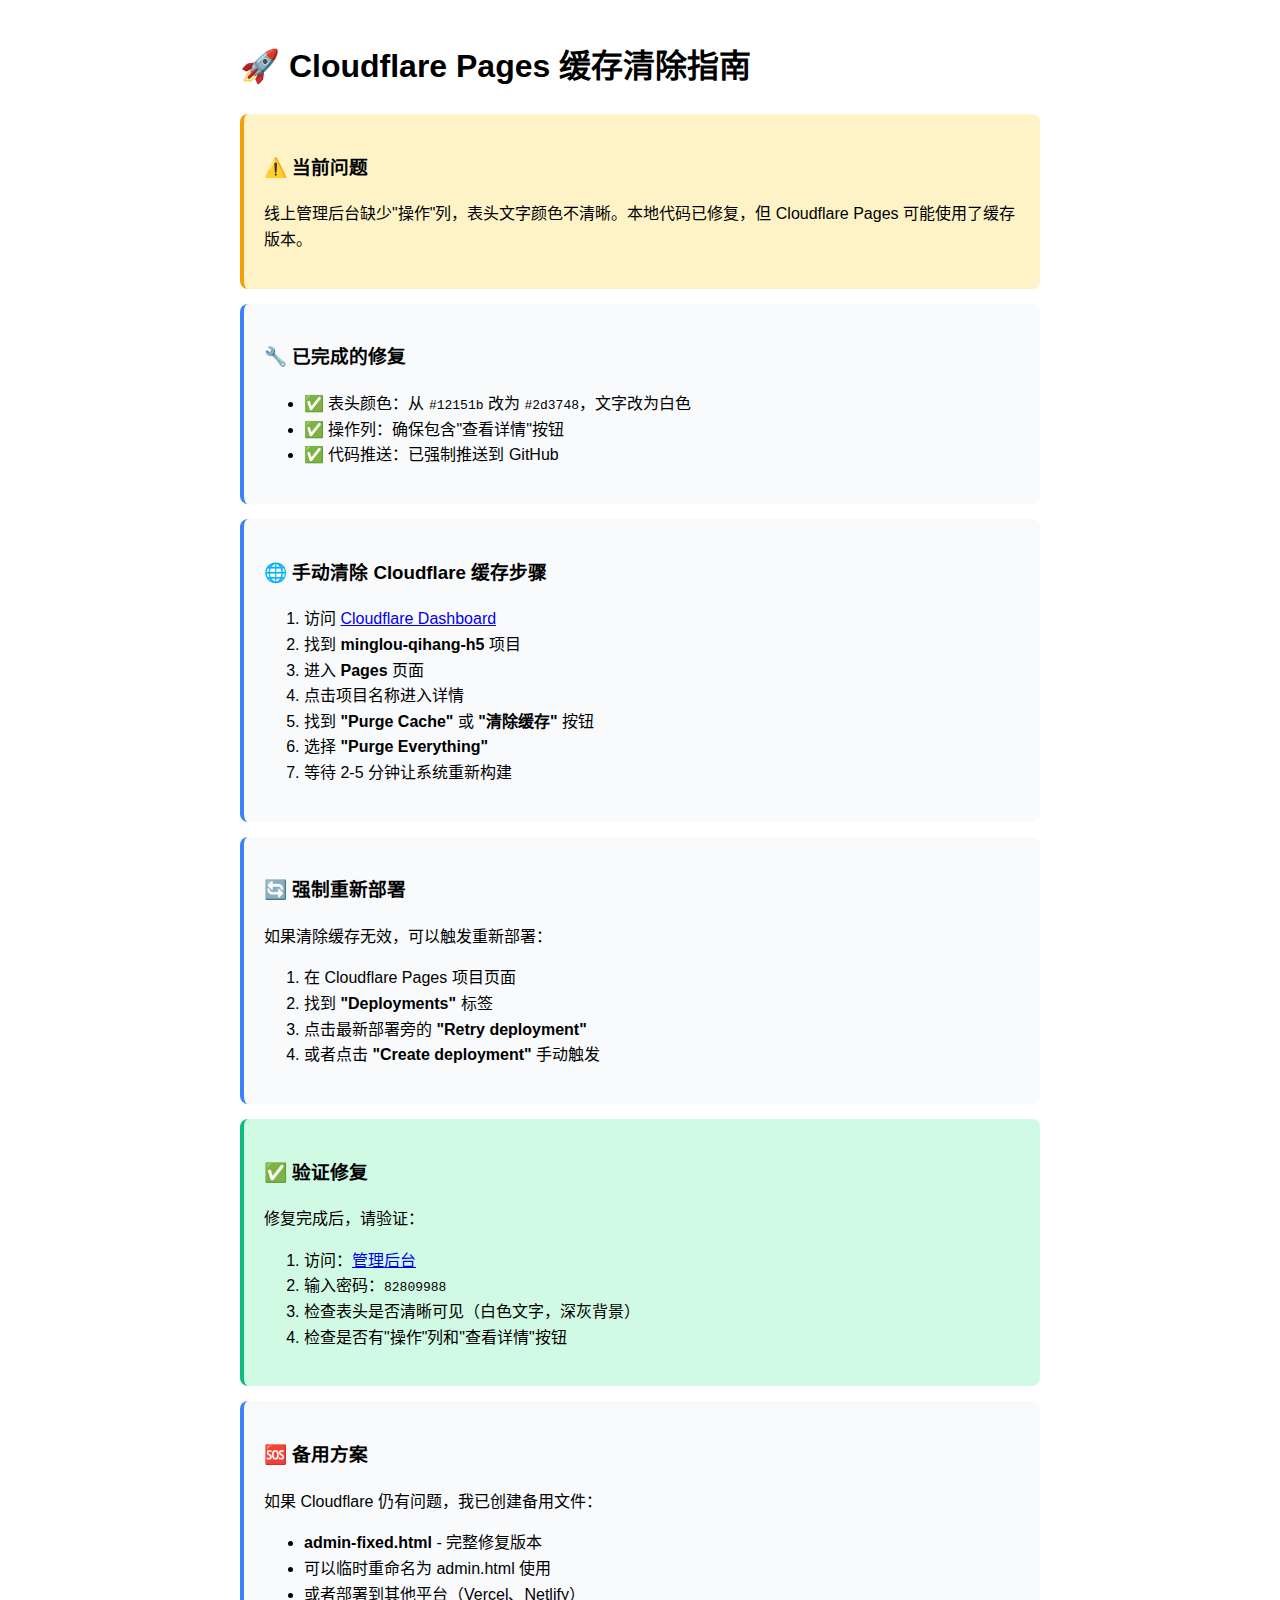
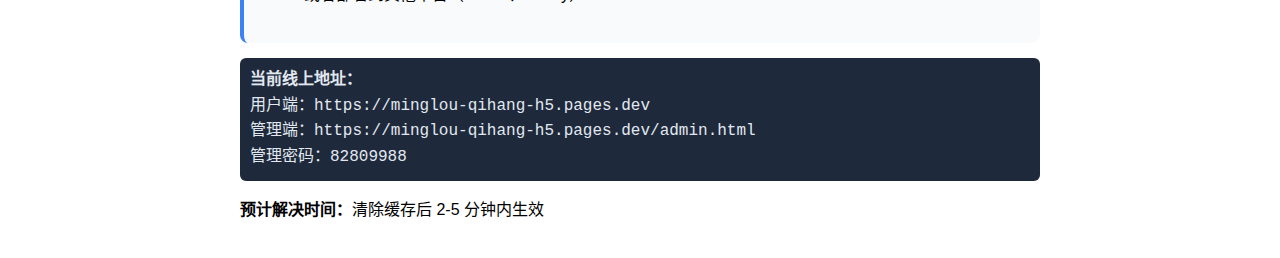
<file: cloudflare-cache-purge.html>
<!DOCTYPE html>
<html lang="zh-CN">
<head>
    <meta charset="UTF-8">
    <meta name="viewport" content="width=device-width, initial-scale=1.0">
    <title>Cloudflare 缓存清除指南</title>
    <style>
        body { font-family: -apple-system, BlinkMacSystemFont, 'Segoe UI', sans-serif; max-width: 800px; margin: 0 auto; padding: 20px; line-height: 1.6; }
        .step { background: #f8fafc; padding: 20px; margin: 15px 0; border-radius: 8px; border-left: 4px solid #3b82f6; }
        .code { background: #1e293b; color: #e2e8f0; padding: 10px; border-radius: 6px; font-family: 'Courier New', monospace; }
        .warning { background: #fef3c7; border-left-color: #f59e0b; }
        .success { background: #d1fae5; border-left-color: #10b981; }
    </style>
</head>
<body>
    <h1>🚀 Cloudflare Pages 缓存清除指南</h1>
    
    <div class="step warning">
        <h3>⚠️ 当前问题</h3>
        <p>线上管理后台缺少"操作"列，表头文字颜色不清晰。本地代码已修复，但 Cloudflare Pages 可能使用了缓存版本。</p>
    </div>

    <div class="step">
        <h3>🔧 已完成的修复</h3>
        <ul>
            <li>✅ 表头颜色：从 <code>#12151b</code> 改为 <code>#2d3748</code>，文字改为白色</li>
            <li>✅ 操作列：确保包含"查看详情"按钮</li>
            <li>✅ 代码推送：已强制推送到 GitHub</li>
        </ul>
    </div>

    <div class="step">
        <h3>🌐 手动清除 Cloudflare 缓存步骤</h3>
        <ol>
            <li>访问 <a href="https://dash.cloudflare.com" target="_blank">Cloudflare Dashboard</a></li>
            <li>找到 <strong>minglou-qihang-h5</strong> 项目</li>
            <li>进入 <strong>Pages</strong> 页面</li>
            <li>点击项目名称进入详情</li>
            <li>找到 <strong>"Purge Cache"</strong> 或 <strong>"清除缓存"</strong> 按钮</li>
            <li>选择 <strong>"Purge Everything"</strong></li>
            <li>等待 2-5 分钟让系统重新构建</li>
        </ol>
    </div>

    <div class="step">
        <h3>🔄 强制重新部署</h3>
        <p>如果清除缓存无效，可以触发重新部署：</p>
        <ol>
            <li>在 Cloudflare Pages 项目页面</li>
            <li>找到 <strong>"Deployments"</strong> 标签</li>
            <li>点击最新部署旁的 <strong>"Retry deployment"</strong></li>
            <li>或者点击 <strong>"Create deployment"</strong> 手动触发</li>
        </ol>
    </div>

    <div class="step success">
        <h3>✅ 验证修复</h3>
        <p>修复完成后，请验证：</p>
        <ol>
            <li>访问：<a href="https://minglou-qihang-h5.pages.dev/admin.html" target="_blank">管理后台</a></li>
            <li>输入密码：<code>82809988</code></li>
            <li>检查表头是否清晰可见（白色文字，深灰背景）</li>
            <li>检查是否有"操作"列和"查看详情"按钮</li>
        </ol>
    </div>

    <div class="step">
        <h3>🆘 备用方案</h3>
        <p>如果 Cloudflare 仍有问题，我已创建备用文件：</p>
        <ul>
            <li><strong>admin-fixed.html</strong> - 完整修复版本</li>
            <li>可以临时重命名为 admin.html 使用</li>
            <li>或者部署到其他平台（Vercel、Netlify）</li>
        </ul>
    </div>

    <div class="code">
        <strong>当前线上地址：</strong><br>
        用户端：https://minglou-qihang-h5.pages.dev<br>
        管理端：https://minglou-qihang-h5.pages.dev/admin.html<br>
        管理密码：82809988
    </div>

    <p><strong>预计解决时间：</strong>清除缓存后 2-5 分钟内生效</p>
</body>
</html>
</file>
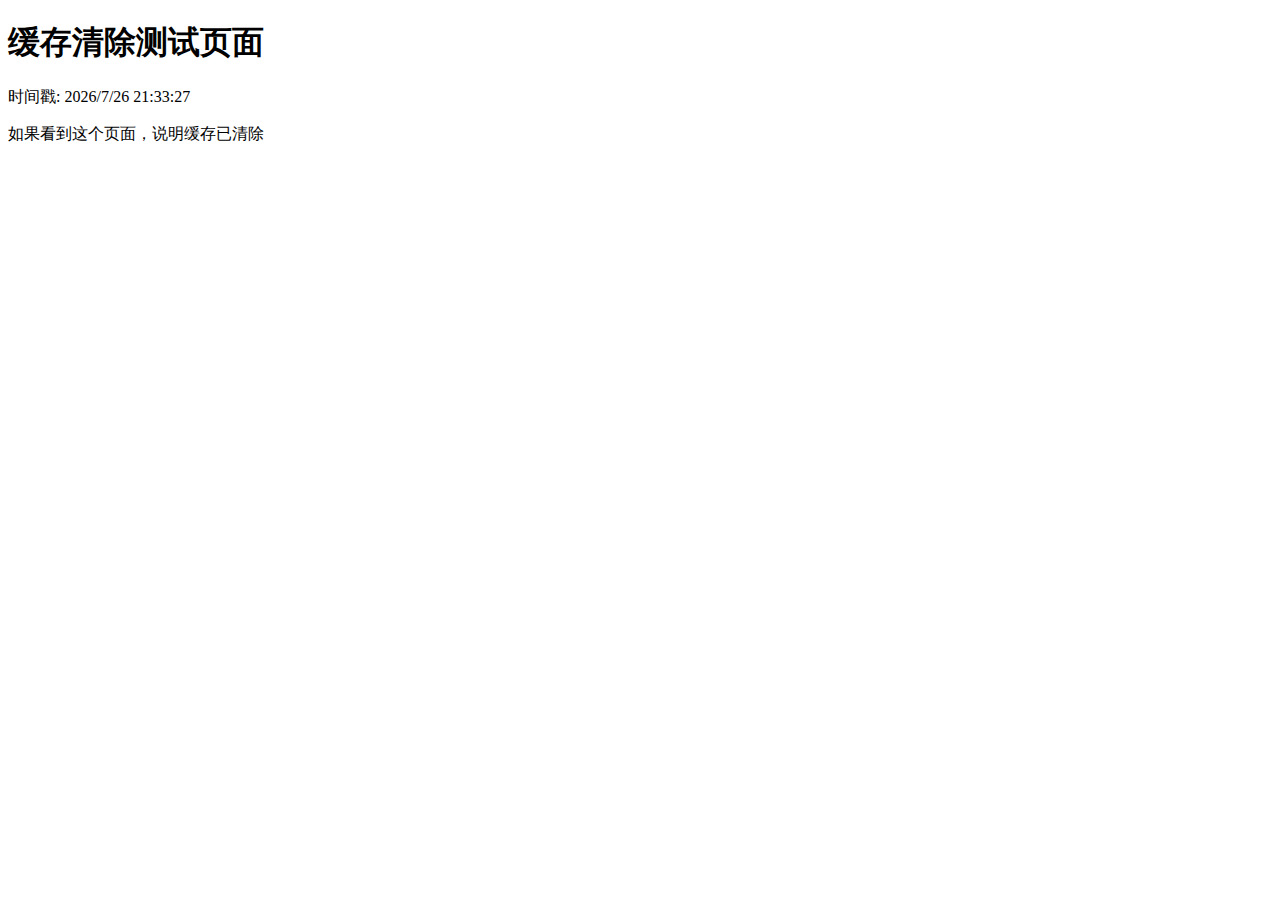
<file: force-cache-clear.html>
<!DOCTYPE html>
<html>
<head>
    <meta charset="UTF-8">
    <title>缓存清除测试</title>
    <meta http-equiv="Cache-Control" content="no-cache, no-store, must-revalidate">
    <meta http-equiv="Pragma" content="no-cache">
    <meta http-equiv="Expires" content="0">
</head>
<body>
    <h1>缓存清除测试页面</h1>
    <p>时间戳: <span id="timestamp"></span></p>
    <p>如果看到这个页面，说明缓存已清除</p>
    
    <script>
        document.getElementById('timestamp').textContent = new Date().toLocaleString('zh-CN');
    </script>
</body>
</html>
</file>
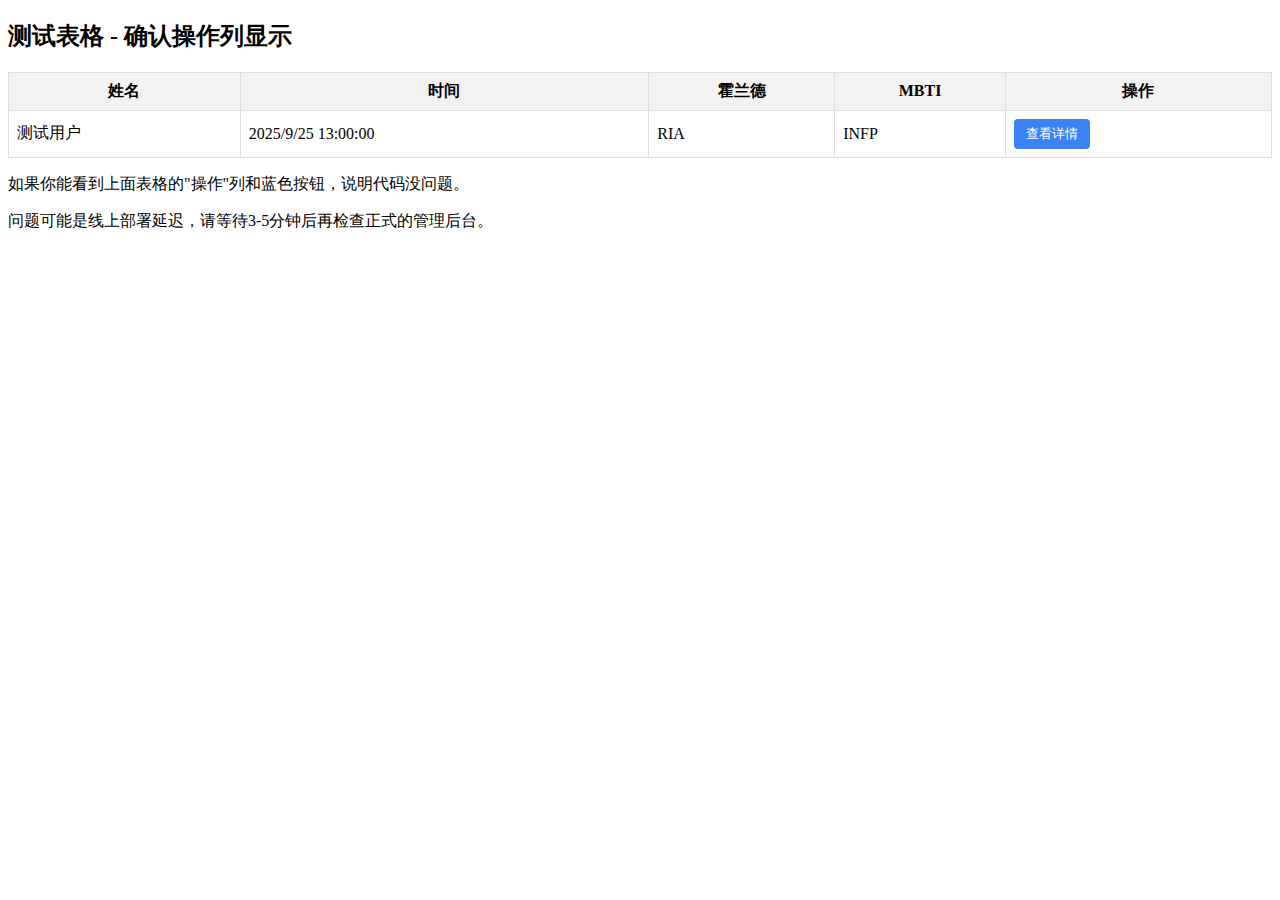
<file: test-admin.html>
<!DOCTYPE html>
<html>
<head>
    <title>测试管理后台</title>
    <style>
        table { border-collapse: collapse; width: 100%; }
        th, td { border: 1px solid #ddd; padding: 8px; }
        th { background-color: #f2f2f2; }
        button { background: #3b82f6; color: white; border: none; padding: 6px 12px; border-radius: 4px; cursor: pointer; }
    </style>
</head>
<body>
    <h2>测试表格 - 确认操作列显示</h2>
    <table>
        <thead>
            <tr>
                <th>姓名</th>
                <th>时间</th>
                <th>霍兰德</th>
                <th>MBTI</th>
                <th>操作</th>
            </tr>
        </thead>
        <tbody>
            <tr>
                <td>测试用户</td>
                <td>2025/9/25 13:00:00</td>
                <td>RIA</td>
                <td>INFP</td>
                <td><button onclick="alert('详情功能正常')">查看详情</button></td>
            </tr>
        </tbody>
    </table>
    
    <p>如果你能看到上面表格的"操作"列和蓝色按钮，说明代码没问题。</p>
    <p>问题可能是线上部署延迟，请等待3-5分钟后再检查正式的管理后台。</p>
</body>
</html>
</file>
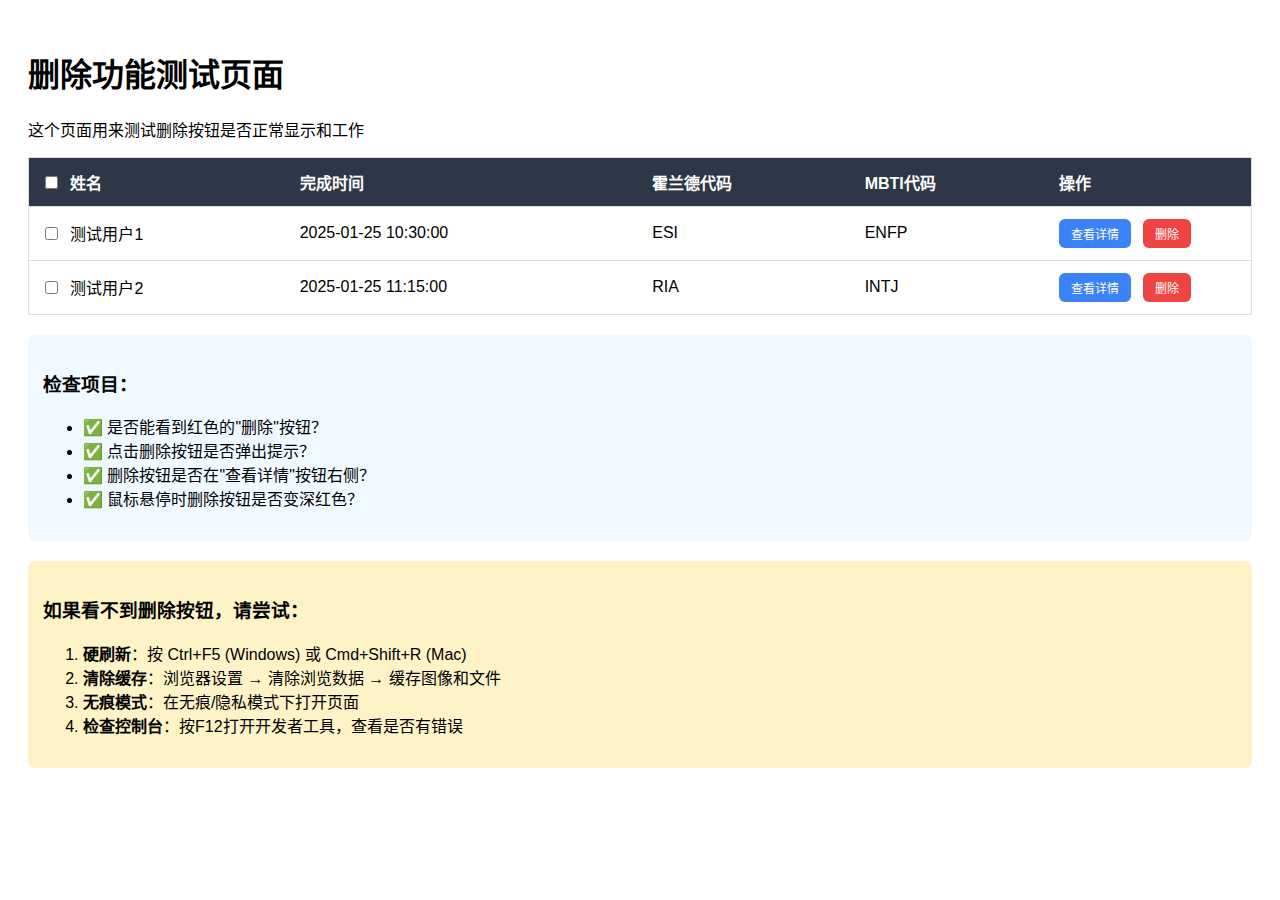
<file: test-delete-function.html>
<!DOCTYPE html>
<html lang="zh-CN">
<head>
  <meta charset="UTF-8"/>
  <meta name="viewport" content="width=device-width, initial-scale=1"/>
  <title>删除功能测试</title>
  <style>
    body { font-family: -apple-system, BlinkMacSystemFont, 'Segoe UI', sans-serif; padding: 20px; }
    .delete-btn{background:#ef4444;color:white;border:none;padding:6px 12px;border-radius:6px;cursor:pointer;font-size:12px;font-weight:500;margin-left:8px;}
    .delete-btn:hover{background:#dc2626;}
    table{width:100%;border-collapse:collapse;border:1px solid #ddd;}
    th,td{border-bottom:1px solid #ddd;padding:12px;text-align:left;}
    th{background:#2d3748;color:#ffffff;}
    .checkbox{margin-right:8px;}
  </style>
</head>
<body>
  <h1>删除功能测试页面</h1>
  <p>这个页面用来测试删除按钮是否正常显示和工作</p>
  
  <table>
    <thead>
      <tr>
        <th><input type="checkbox" class="checkbox"> 姓名</th>
        <th>完成时间</th>
        <th>霍兰德代码</th>
        <th>MBTI代码</th>
        <th style="width:180px;">操作</th>
      </tr>
    </thead>
    <tbody>
      <tr>
        <td><input type="checkbox" class="checkbox"> 测试用户1</td>
        <td>2025-01-25 10:30:00</td>
        <td>ESI</td>
        <td>ENFP</td>
        <td>
          <button onclick="alert('查看详情功能')" style="padding:6px 12px;font-size:12px;background:#3b82f6;color:white;border:none;border-radius:6px;cursor:pointer;font-weight:500;">查看详情</button>
          <button onclick="alert('删除功能')" class="delete-btn">删除</button>
        </td>
      </tr>
      <tr>
        <td><input type="checkbox" class="checkbox"> 测试用户2</td>
        <td>2025-01-25 11:15:00</td>
        <td>RIA</td>
        <td>INTJ</td>
        <td>
          <button onclick="alert('查看详情功能')" style="padding:6px 12px;font-size:12px;background:#3b82f6;color:white;border:none;border-radius:6px;cursor:pointer;font-weight:500;">查看详情</button>
          <button onclick="alert('删除功能')" class="delete-btn">删除</button>
        </td>
      </tr>
    </tbody>
  </table>

  <div style="margin-top:20px; padding:15px; background:#f0f9ff; border-radius:8px;">
    <h3>检查项目：</h3>
    <ul>
      <li>✅ 是否能看到红色的"删除"按钮？</li>
      <li>✅ 点击删除按钮是否弹出提示？</li>
      <li>✅ 删除按钮是否在"查看详情"按钮右侧？</li>
      <li>✅ 鼠标悬停时删除按钮是否变深红色？</li>
    </ul>
  </div>

  <div style="margin-top:20px; padding:15px; background:#fef3c7; border-radius:8px;">
    <h3>如果看不到删除按钮，请尝试：</h3>
    <ol>
      <li><strong>硬刷新</strong>：按 Ctrl+F5 (Windows) 或 Cmd+Shift+R (Mac)</li>
      <li><strong>清除缓存</strong>：浏览器设置 → 清除浏览数据 → 缓存图像和文件</li>
      <li><strong>无痕模式</strong>：在无痕/隐私模式下打开页面</li>
      <li><strong>检查控制台</strong>：按F12打开开发者工具，查看是否有错误</li>
    </ol>
  </div>
</body>
</html>
</file>
